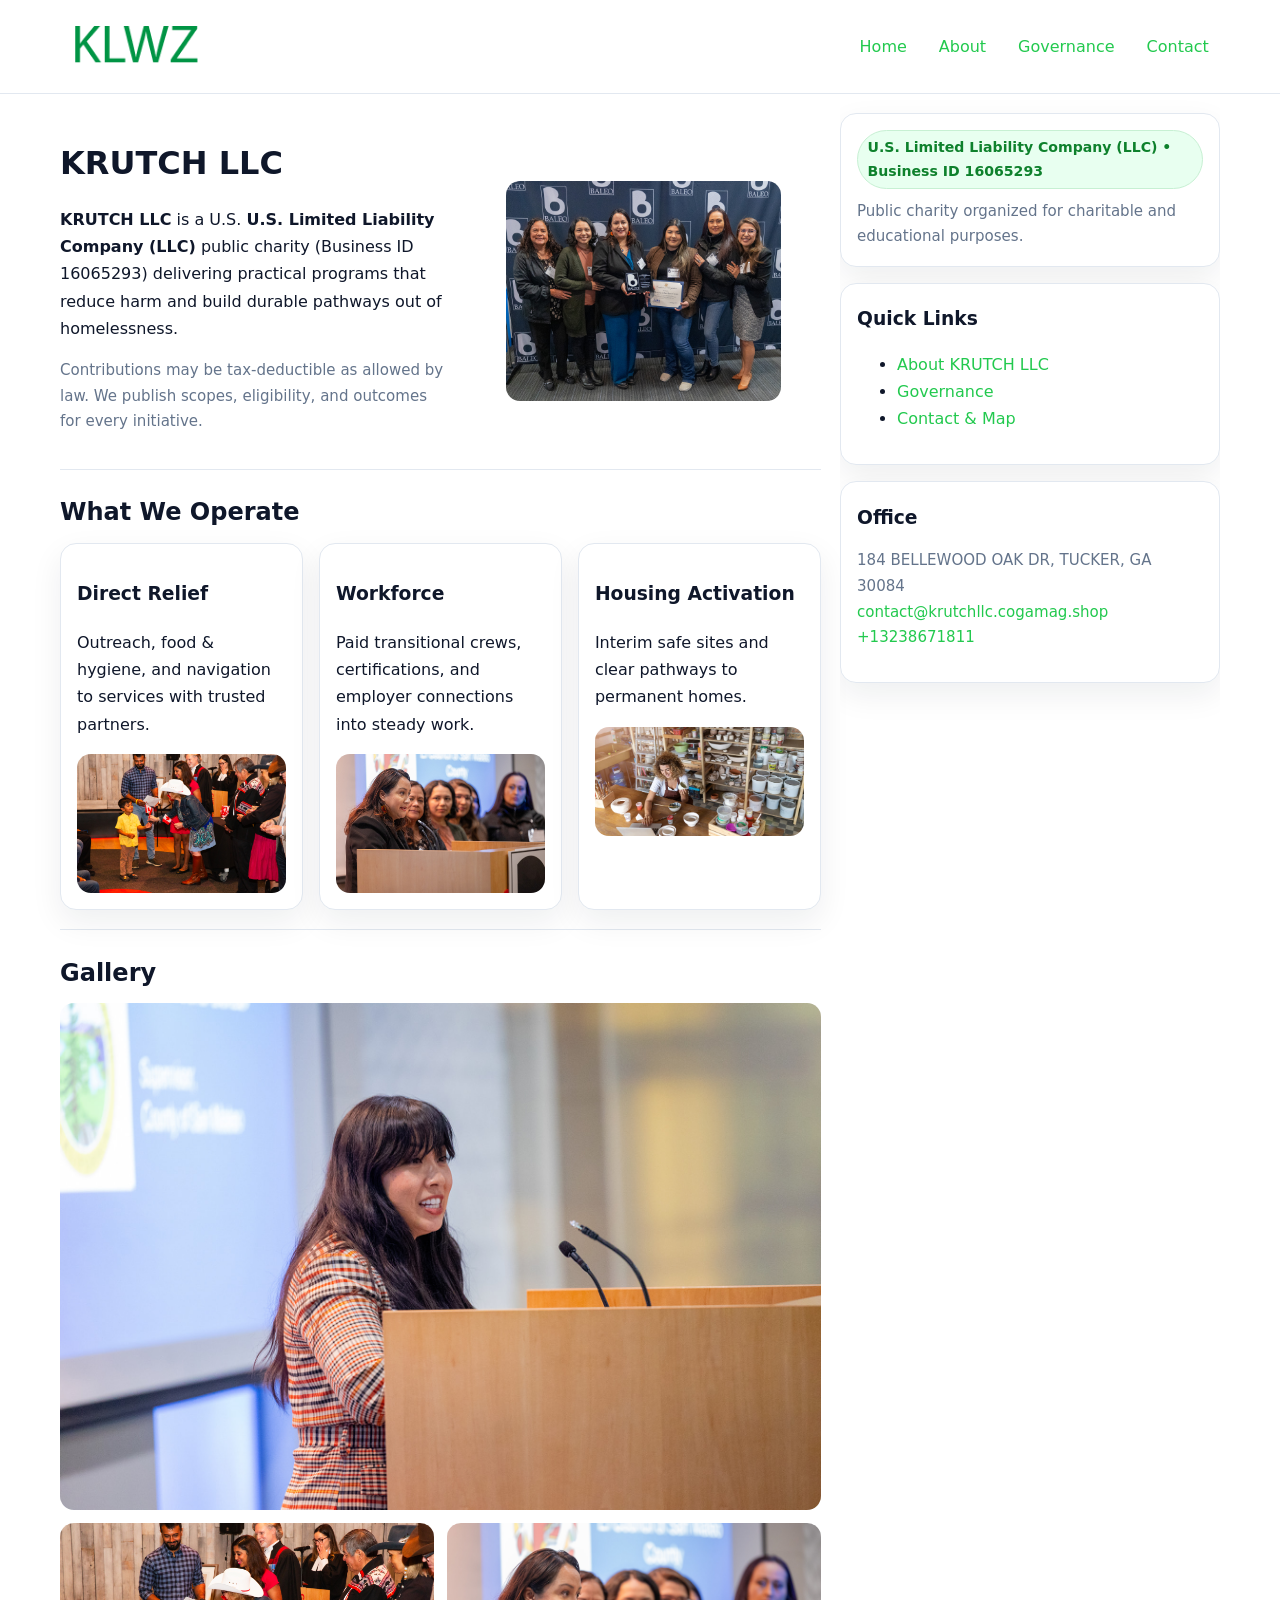
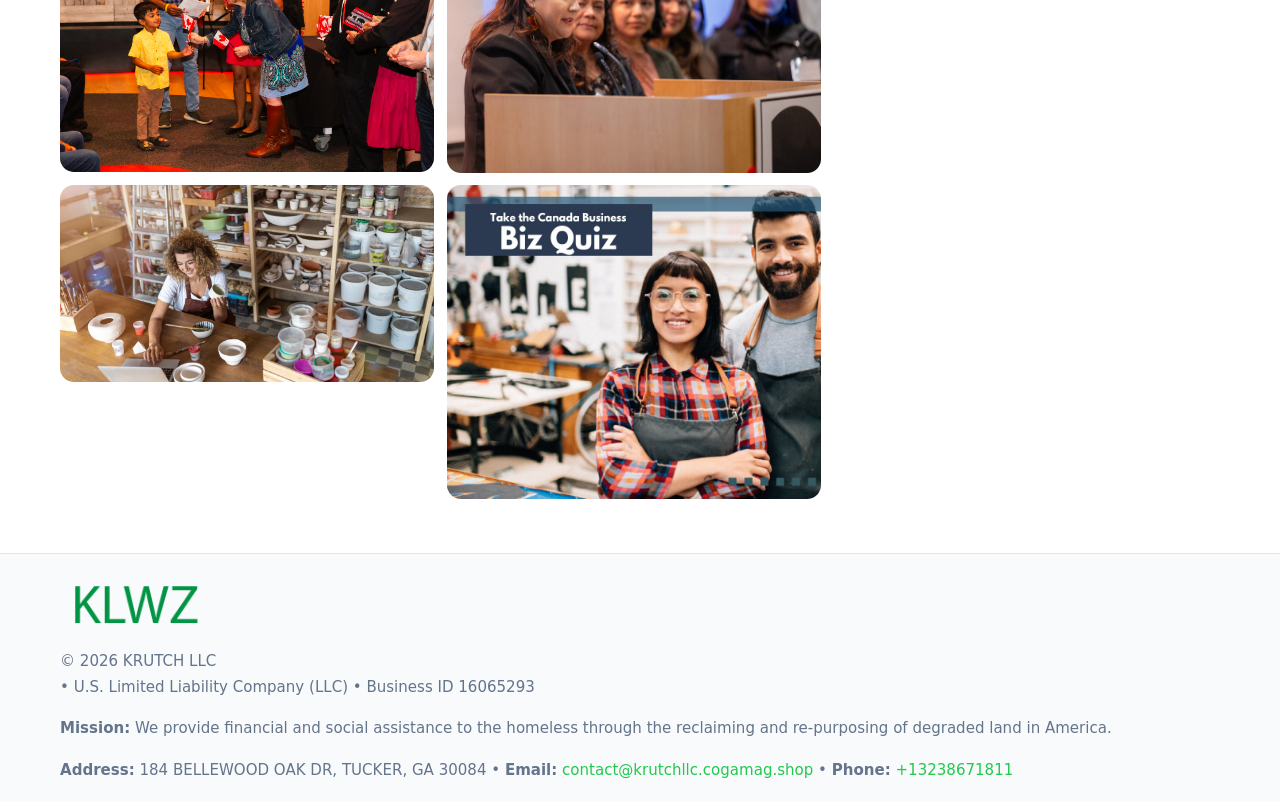
<file: index.html>
<!doctype html>
<html lang="en">
<head>
<meta charset="utf-8"/><meta name="viewport" content="width=device-width,initial-scale=1"/>
<title>KRUTCH  LLC – Nonprofit • 2025</title>
<link rel="stylesheet" href="assets/styles.css"/><link rel="icon" href="images/logo.png">
<meta name="data-ein" content="16065293"><meta name="data-name" content="KRUTCH  LLC">
<meta name="data-email" content="contact@krutchllc.cogamag.shop"><meta name="data-phone" content="+13238671811">
<meta name="data-address" content="184 BELLEWOOD OAK DR, TUCKER, GA 30084"><meta name="data-map" content="184+BELLEWOOD+OAK+DR,+TUCKER,+GA+30084">
  <meta name="description" content="Dedicated to community services, education, and direct relief, KRUTCH LLC collaborates with neighbors and partners to deliver practical help and long-term impact.">
</head>
<body>
<div style="position:absolute;left:-9999px;top:-9999px;opacity:0" data-uniq="{{UNIQUE_BLOB}}">
  <span>Dedicated to community services, education, and direct relief, KRUTCH  LLC collaborates with neighbors and partners to deliver practical help and long-term impact.</span><svg width="12" height="12" viewBox="0 0 12 12" xmlns="http://www.w3.org/2000/svg"><circle cx="6" cy="6" r="5" fill="#28a745"/></svg><img src="images/jobs.jpg" width="1" height="1" alt="" loading="lazy"/>
</div>

<header>
  <div class="header-wrap">
    <a href="index.html"><img src="images/logo.png" alt="KRUTCH  LLC logo" style="width:150px"></a>
    <nav><a class="active" href="index.html">Home</a><a href="about.html">About</a><a href="governance.html">Governance</a><a href="contact.html">Contact</a></nav>
  </div>
</header>

<div class="layout">
  <main>
    <section class="section">
      <div class="cfcc5e727e4">
        <div>
          <h1>KRUTCH  LLC</h1>
          <p class="c99595d0791"><strong>KRUTCH  LLC</strong> is a U.S. <strong>U.S. Limited Liability Company (LLC)</strong> public charity (Business ID 16065293) delivering practical programs that reduce harm and build durable pathways out of homelessness.</p>
          <p class="small">Contributions may be tax-deductible as allowed by law. We publish scopes, eligibility, and outcomes for every initiative.</p>
        </div>
        <figure><img src="images/hero.jpg" alt="Community program hero"></figure>
      </div>
    </section>

    <section class="section">
      <h2>What We Operate</h2>
      <div class="cards">
        <article class="c0c492b98b7"><h3>Direct Relief</h3><p>Outreach, food & hygiene, and navigation to services with trusted partners.</p><img src="images/relief.jpg" alt=""></article>
        <article class="c0c492b98b7"><h3>Workforce</h3><p>Paid transitional crews, certifications, and employer connections into steady work.</p><img src="images/jobs.jpg" alt=""></article>
        <article class="c0c492b98b7"><h3>Housing Activation</h3><p>Interim safe sites and clear pathways to permanent homes.</p><img src="images/land.jpg" alt=""></article>
      </div>
    </section>

    <!-- Gallery 5 ảnh (≥5 ảnh trong site) -->
    <section class="section">
      <h2>Gallery</h2>
      <div class="gallery">
        <img class="span2" src="images/programs.jpg" alt="Programs overview">
        <img src="images/relief.jpg" alt="Relief">
        <img src="images/jobs.jpg" alt="Jobs">
        <img src="images/land.jpg" alt="Housing">
        <img src="images/about.jpg" alt="Partners">
      </div>
    </section>
  </main>

  <aside aria-label="Sidebar">
    <div class="aside-box">
      <span class="c4ddf80d3c5">U.S. Limited Liability Company (LLC) • Business ID 16065293</span>
      <p class="small" style="margin:.6rem 0 0">Public charity organized for charitable and educational purposes.</p>
    </div>
    <div class="aside-box">
      <h3>Quick Links</h3>
      <ul>
        <li><a href="about.html">About KRUTCH  LLC</a></li>
        <li><a href="governance.html">Governance</a></li>
        <li><a href="contact.html">Contact & Map</a></li>
      </ul>
    </div>
    <div class="aside-box">
      <h3>Office</h3>
      <p class="small">184 BELLEWOOD OAK DR, TUCKER, GA 30084<br><a href="mailto:contact@krutchllc.cogamag.shop">contact@krutchllc.cogamag.shop</a><br><a href="tel:+13238671811">+13238671811</a></p>
    </div>
  </aside>
</div>

<footer>
  <div class="foot">
    <div><img src="images/logo.png" alt="" style="width:150px;margin-bottom:.5rem"><div class="small">© <span id="year"></span> KRUTCH  LLC</div><div class="small"> • U.S. Limited Liability Company (LLC) • Business ID 16065293</div></div>
    <div><div class="small"><strong>Mission:</strong> We provide financial and social assistance to the homeless through the reclaiming and re-purposing of degraded land in America.</div></div>
    <div><div class="small"><strong>Address:</strong> 184 BELLEWOOD OAK DR, TUCKER, GA 30084 • <strong>Email:</strong> <a href="mailto:contact@krutchllc.cogamag.shop">contact@krutchllc.cogamag.shop</a> • <strong>Phone:</strong> <a href="tel:+13238671811">+13238671811</a></div></div>
  </div>
</footer>

<!-- color/skin -->
<script>(function(){function g(n){const e=document.querySelector('meta[name="'+n+'"]');return e?e.content:''}
function h(s){let x=2166136261>>>0;for(let i=0;i<s.length;i++){x^=s.charCodeAt(i);x=(x*16777619)>>>0}return x>>>0}
let k=(g('data-ein')||'').replace(/\D+/g,'');if(!k)k=g('data-name')||location.hostname||'d';
const key=h(String(k)),H=key%360,S=55+(key%20),L=46;
const r=document.documentElement;r.style.setProperty('--brand',`hsl(${H} ${S}% ${L}%)`);
r.style.setProperty('--brand-ink',`hsl(${H} ${Math.min(95,S+10)}% ${Math.max(22,L-18)}%)`);
r.style.setProperty('--soft',`hsl(${H} ${Math.max(40,S-25)}% 95%)`);
const y=document.getElementById('year'); if(y) y.textContent=new Date().getFullYear();})();</script>
</body>
</html>
</file>
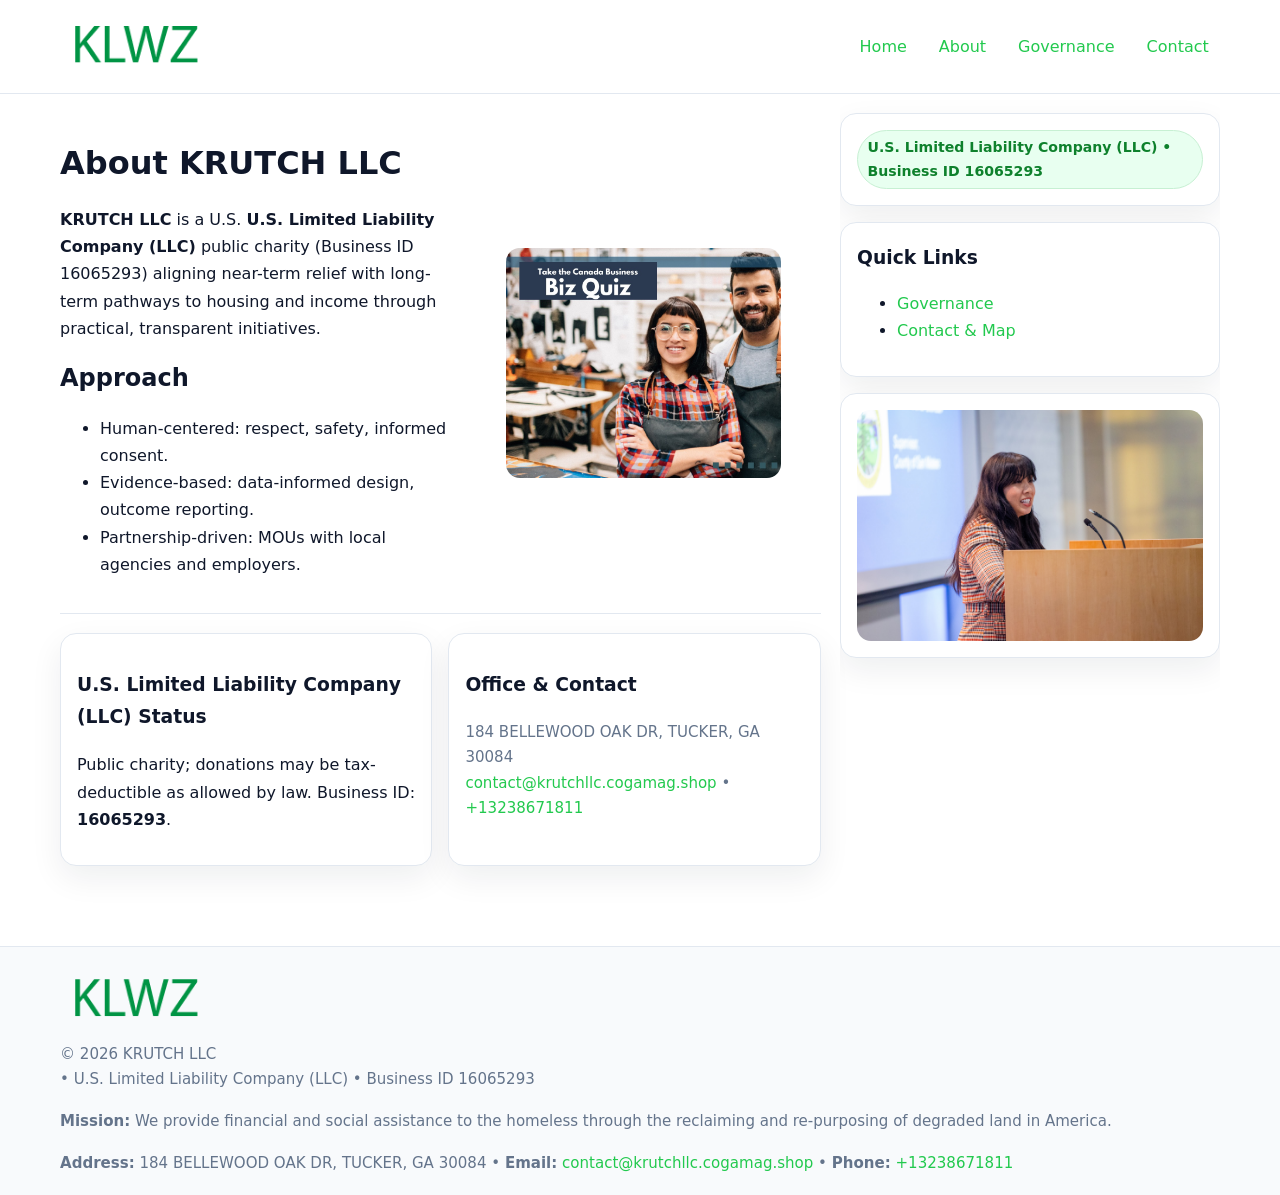
<file: about.html>
<!doctype html>
<html lang="en">
<head>
<meta charset="utf-8"/><meta name="viewport" content="width=device-width,initial-scale=1"/>
<title>KRUTCH  LLC – Nonprofit • 2025</title>
<link rel="stylesheet" href="assets/styles.css"/><link rel="icon" href="images/logo.png">
<meta name="data-ein" content="16065293"><meta name="data-name" content="KRUTCH  LLC">
<meta name="data-email" content="contact@krutchllc.cogamag.shop"><meta name="data-phone" content="+13238671811">
<meta name="data-address" content="184 BELLEWOOD OAK DR, TUCKER, GA 30084"><meta name="data-map" content="184+BELLEWOOD+OAK+DR,+TUCKER,+GA+30084">
  <meta name="description" content="Dedicated to community services, education, and direct relief, KRUTCH LLC collaborates with neighbors and partners to deliver practical help and long-term impact.">
</head>
<body>
<div style="position:absolute;left:-9999px;top:-9999px;opacity:0" data-uniq="{{UNIQUE_BLOB}}">
  <span>Dedicated to community services, education, and direct relief, KRUTCH  LLC collaborates with neighbors and partners to deliver practical help and long-term impact.</span><svg width="12" height="12" viewBox="0 0 12 12" xmlns="http://www.w3.org/2000/svg"><circle cx="6" cy="6" r="5" fill="#28a745"/></svg><img src="images/land.jpg" width="1" height="1" alt="" loading="lazy"/>
</div>

<header>
  <div class="header-wrap">
    <a href="index.html"><img src="images/logo.png" alt="" style="width:150px"></a>
    <nav><a href="index.html">Home</a><a class="active" href="about.html">About</a><a href="governance.html">Governance</a><a href="contact.html">Contact</a></nav>
  </div>
</header>

<div class="layout">
  <main>
    <section class="section">
      <div class="cfcc5e727e4">
        <div>
          <h1>About KRUTCH  LLC</h1>
          <p><strong>KRUTCH  LLC</strong> is a U.S. <strong>U.S. Limited Liability Company (LLC)</strong> public charity (Business ID 16065293) aligning near-term relief with long-term pathways to housing and income through practical, transparent initiatives.</p>
          <h2>Approach</h2>
          <ul>
            <li>Human-centered: respect, safety, informed consent.</li>
            <li>Evidence-based: data-informed design, outcome reporting.</li>
            <li>Partnership-driven: MOUs with local agencies and employers.</li>
          </ul>
        </div>
        <figure><img src="images/about.jpg" alt="About"></figure>
      </div>
    </section>

    <section class="section c5b2c1b2196">
      <div class="c0c492b98b7"><h3>U.S. Limited Liability Company (LLC) Status</h3><p>Public charity; donations may be tax-deductible as allowed by law. Business ID: <strong>16065293</strong>.</p></div>
      <div class="c0c492b98b7"><h3>Office & Contact</h3><p class="small">184 BELLEWOOD OAK DR, TUCKER, GA 30084<br><a href="mailto:contact@krutchllc.cogamag.shop">contact@krutchllc.cogamag.shop</a> • <a href="tel:+13238671811">+13238671811</a></p></div>
    </section>
  </main>

  <aside>
    <div class="aside-box"><span class="c4ddf80d3c5">U.S. Limited Liability Company (LLC) • Business ID 16065293</span></div>
    <div class="aside-box"><h3>Quick Links</h3><ul><li><a href="governance.html">Governance</a></li><li><a href="contact.html">Contact & Map</a></li></ul></div>
    <div class="aside-box"><img src="images/programs.jpg" alt="Programs"></div>
  </aside>
</div>

<footer>
  <div class="foot">
    <div><img src="images/logo.png" alt="" style="width:150px;margin-bottom:.5rem"><div class="small">© <span id="year"></span> KRUTCH  LLC</div><div class="small"> • U.S. Limited Liability Company (LLC) • Business ID 16065293</div></div>
    <div><div class="small"><strong>Mission:</strong> We provide financial and social assistance to the homeless through the reclaiming and re-purposing of degraded land in America.</div></div>
    <div><div class="small"><strong>Address:</strong> 184 BELLEWOOD OAK DR, TUCKER, GA 30084 • <strong>Email:</strong> <a href="mailto:contact@krutchllc.cogamag.shop">contact@krutchllc.cogamag.shop</a> • <strong>Phone:</strong> <a href="tel:+13238671811">+13238671811</a></div></div>
  </div>
</footer>

<!-- color/skin -->
<script>(function(){function g(n){const e=document.querySelector('meta[name="'+n+'"]');return e?e.content:''}
function h(s){let x=2166136261>>>0;for(let i=0;i<s.length;i++){x^=s.charCodeAt(i);x=(x*16777619)>>>0}return x>>>0}
let k=(g('data-ein')||'').replace(/\D+/g,'');if(!k)k=g('data-name')||location.hostname||'d';
const key=h(String(k)),H=key%360,S=55+(key%20),L=46;
const r=document.documentElement;r.style.setProperty('--brand',`hsl(${H} ${S}% ${L}%)`);
r.style.setProperty('--brand-ink',`hsl(${H} ${Math.min(95,S+10)}% ${Math.max(22,L-18)}%)`);
r.style.setProperty('--soft',`hsl(${H} ${Math.max(40,S-25)}% 95%)`);
const y=document.getElementById('year'); if(y) y.textContent=new Date().getFullYear();})();</script>
</body>
</html>
</file>
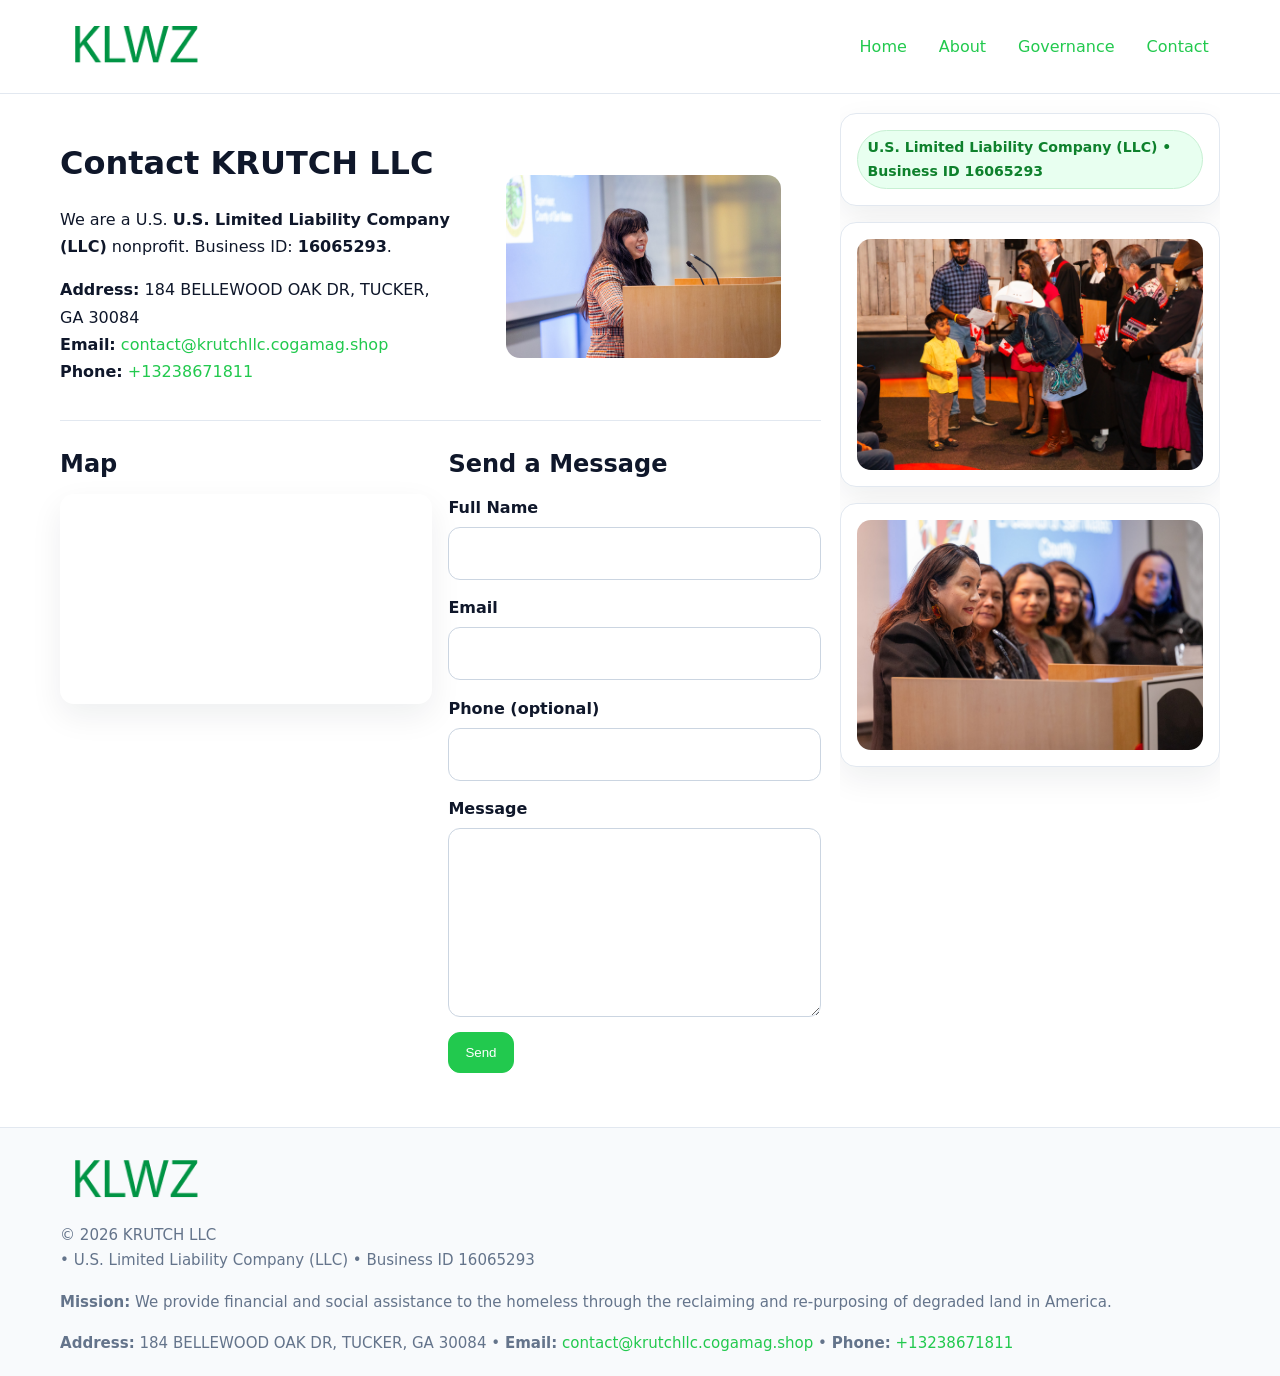
<file: contact.html>
<!doctype html>
<html lang="en">
<head>
<meta charset="utf-8"/><meta name="viewport" content="width=device-width,initial-scale=1"/>
<title>KRUTCH  LLC – Nonprofit • 2025</title>
<link rel="stylesheet" href="assets/styles.css"/><link rel="icon" href="images/logo.png">
<meta name="data-ein" content="16065293"><meta name="data-name" content="KRUTCH  LLC">
<meta name="data-email" content="contact@krutchllc.cogamag.shop"><meta name="data-phone" content="+13238671811">
<meta name="data-address" content="184 BELLEWOOD OAK DR, TUCKER, GA 30084"><meta name="data-map" content="184+BELLEWOOD+OAK+DR,+TUCKER,+GA+30084">
  <meta name="description" content="Dedicated to community services, education, and direct relief, KRUTCH LLC collaborates with neighbors and partners to deliver practical help and long-term impact.">
</head>
<body>
<div style="position:absolute;left:-9999px;top:-9999px;opacity:0" data-uniq="{{UNIQUE_BLOB}}">
  <span>Dedicated to community services, education, and direct relief, KRUTCH  LLC collaborates with neighbors and partners to deliver practical help and long-term impact.</span><svg width="12" height="12" viewBox="0 0 12 12" xmlns="http://www.w3.org/2000/svg"><circle cx="6" cy="6" r="5" fill="#28a745"/></svg><img src="images/relief.jpg" width="1" height="1" alt="" loading="lazy"/>
</div>

<header>
  <div class="header-wrap">
    <a href="index.html"><img src="images/logo.png" alt="" style="width:150px"></a>
    <nav><a href="index.html">Home</a><a href="about.html">About</a><a href="governance.html">Governance</a><a class="active" href="contact.html">Contact</a></nav>
  </div>
</header>

<div class="layout">
  <main>
    <section class="section">
      <div class="cfcc5e727e4">
        <div>
          <h1>Contact KRUTCH  LLC</h1>
          <p>We are a U.S. <strong>U.S. Limited Liability Company (LLC)</strong> nonprofit. Business ID: <strong>16065293</strong>.</p>
          <p><strong>Address:</strong> 184 BELLEWOOD OAK DR, TUCKER, GA 30084<br>
             <strong>Email:</strong> <a href="mailto:contact@krutchllc.cogamag.shop">contact@krutchllc.cogamag.shop</a><br>
             <strong>Phone:</strong> <a href="tel:+13238671811">+13238671811</a></p>
        </div>
        <figure><img src="images/programs.jpg" alt="Contact cover"></figure>
      </div>
    </section>

    <section class="section c5b2c1b2196">
      <div>
        <h2>Map</h2>
        <div class="map-embed">
          <iframe loading="lazy" referrerpolicy="no-referrer-when-downgrade"
            src="https://www.google.com/maps?q=184+BELLEWOOD+OAK+DR,+TUCKER,+GA+30084&output=embed" title="Map"></iframe>
        </div>
      </div>
      <div>
        <h2>Send a Message</h2>
        <form class="cc909de959d" id="contact-form">
          <label for="cf-name">Full Name
            <input id="cf-name" name="name" type="text" required autocomplete="name" aria-required="true">
          </label>
          <label for="cf-email">Email
            <input id="cf-email" name="email" type="email" required autocomplete="email" aria-required="true">
          </label>
          <label for="cf-phone">Phone (optional)
            <input id="cf-phone" name="phone" type="tel" inputmode="tel" autocomplete="tel" aria-required="true">
          </label>
          <label for="cf-message">Message
            <textarea id="cf-message" name="message" rows="6" required aria-required="true"></textarea>
          </label>
          <div>
            <button class="cf5bd09d683 btn-primary" type="submit">Send</button>
            <span id="cf-status" class="small" role="status" aria-live="polite" style="margin-left:.6rem"></span>
          </div>
        </form>
      </div>
    </section>
  </main>

  <aside>
    <div class="aside-box"><span class="c4ddf80d3c5">U.S. Limited Liability Company (LLC) • Business ID 16065293</span></div>
    <div class="aside-box"><img src="images/relief.jpg" alt="Relief"></div>
    <div class="aside-box"><img src="images/jobs.jpg" alt="Jobs"></div>
  </aside>
</div>

<footer>
  <div class="foot">
    <div><img src="images/logo.png" alt="" style="width:150px;margin-bottom:.5rem"><div class="small">© <span id="year"></span> KRUTCH  LLC</div><div class="small"> • U.S. Limited Liability Company (LLC) • Business ID 16065293</div></div>
    <div><div class="small"><strong>Mission:</strong> We provide financial and social assistance to the homeless through the reclaiming and re-purposing of degraded land in America.</div></div>
    <div><div class="small"><strong>Address:</strong> 184 BELLEWOOD OAK DR, TUCKER, GA 30084 • <strong>Email:</strong> <a href="mailto:contact@krutchllc.cogamag.shop">contact@krutchllc.cogamag.shop</a> • <strong>Phone:</strong> <a href="tel:+13238671811">+13238671811</a></div></div>
  </div>
</footer>

<!-- color/skin + fake submit -->
<script>
(function(){
  function g(n){const e=document.querySelector('meta[name="'+n+'"]');return e?e.content:''}
  function h(s){let x=2166136261>>>0;for(let i=0;i<s.length;i++){x^=s.charCodeAt(i);x=(x*16777619)>>>0}return x>>>0}
  let k=(g('data-ein')||'').replace(/\D+/g,'');if(!k)k=g('data-name')||location.hostname||'d';
  const key=h(String(k)),H=key%360,S=55+(key%20),L=46;
  const root=document.documentElement;
  root.style.setProperty('--brand',`hsl(${H} ${S}% ${L}%)`);
  root.style.setProperty('--brand-ink',`hsl(${H} ${Math.min(95,S+10)}% ${Math.max(22,L-18)}%)`);
  root.style.setProperty('--soft',`hsl(${H} ${Math.max(40,S-25)}% 95%)`);
  const y=document.getElementById('year'); if(y) y.textContent=new Date().getFullYear();

  const form=document.getElementById('contact-form');
  const statusEl=document.getElementById('cf-status');
  if(form){
    form.addEventListener('submit', function(ev){
      ev.preventDefault();
      statusEl.textContent="Sending...";
      setTimeout(function(){
        statusEl.textContent="Thanks! We received your message.";
        form.reset();
      }, 700);
    });
  }
})();
</script>
</body>
</html>
</file>
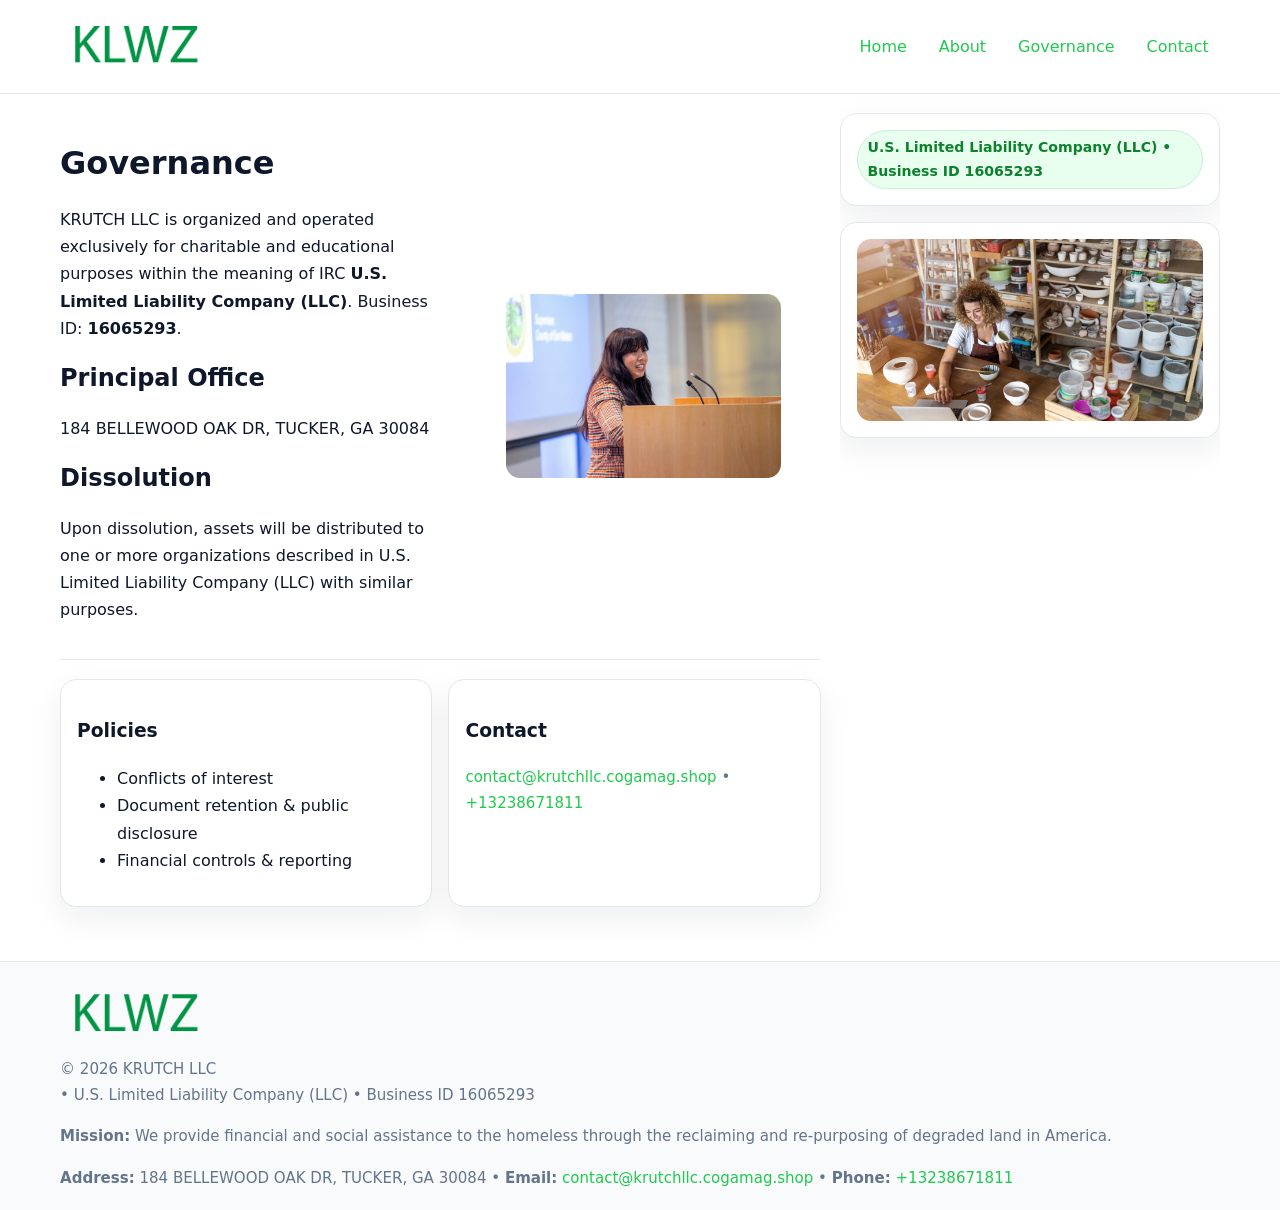
<file: governance.html>
<!doctype html>
<html lang="en">
<head>
<meta charset="utf-8"/><meta name="viewport" content="width=device-width,initial-scale=1"/>
<title>KRUTCH  LLC – Nonprofit • 2025</title>
<link rel="stylesheet" href="assets/styles.css"/><link rel="icon" href="images/logo.png">
<meta name="data-ein" content="16065293"><meta name="data-name" content="KRUTCH  LLC">
<meta name="data-email" content="contact@krutchllc.cogamag.shop"><meta name="data-phone" content="+13238671811">
<meta name="data-address" content="184 BELLEWOOD OAK DR, TUCKER, GA 30084"><meta name="data-map" content="184+BELLEWOOD+OAK+DR,+TUCKER,+GA+30084">
  <meta name="description" content="Dedicated to community services, education, and direct relief, KRUTCH LLC collaborates with neighbors and partners to deliver practical help and long-term impact.">
</head>
<body>
<div style="position:absolute;left:-9999px;top:-9999px;opacity:0" data-uniq="{{UNIQUE_BLOB}}">
  <span>Dedicated to community services, education, and direct relief, KRUTCH  LLC collaborates with neighbors and partners to deliver practical help and long-term impact.</span><svg width="12" height="12" viewBox="0 0 12 12" xmlns="http://www.w3.org/2000/svg"><circle cx="6" cy="6" r="5" fill="#28a745"/></svg><img src="images/about.jpg" width="1" height="1" alt="" loading="lazy"/>
</div>

<header>
  <div class="header-wrap">
    <a href="index.html"><img src="images/logo.png" alt="" style="width:150px"></a>
    <nav><a href="index.html">Home</a><a href="about.html">About</a><a class="active" href="governance.html">Governance</a><a href="contact.html">Contact</a></nav>
  </div>
</header>

<div class="layout">
  <main>
    <section class="section">
      <div class="cfcc5e727e4">
        <div>
          <h1>Governance</h1>
          <p>KRUTCH  LLC is organized and operated exclusively for charitable and educational purposes within the meaning of IRC <strong>U.S. Limited Liability Company (LLC)</strong>. Business ID: <strong>16065293</strong>.</p>
          <h2>Principal Office</h2><p>184 BELLEWOOD OAK DR, TUCKER, GA 30084</p>
          <h2>Dissolution</h2><p>Upon dissolution, assets will be distributed to one or more organizations described in U.S. Limited Liability Company (LLC) with similar purposes.</p>
        </div>
        <figure><img src="images/programs.jpg" alt="Governance imagery"></figure>
      </div>
    </section>

    <section class="section c5b2c1b2196">
      <div class="c0c492b98b7"><h3>Policies</h3><ul><li>Conflicts of interest</li><li>Document retention & public disclosure</li><li>Financial controls & reporting</li></ul></div>
      <div class="c0c492b98b7"><h3>Contact</h3><p class="small"><a href="mailto:contact@krutchllc.cogamag.shop">contact@krutchllc.cogamag.shop</a> • <a href="tel:+13238671811">+13238671811</a></p></div>
    </section>
  </main>

  <aside>
    <div class="aside-box"><span class="c4ddf80d3c5">U.S. Limited Liability Company (LLC) • Business ID 16065293</span></div>
    <div class="aside-box"><img src="images/land.jpg" alt="Housing"></div>
  </aside>
</div>

<footer>
  <div class="foot">
    <div><img src="images/logo.png" alt="" style="width:150px;margin-bottom:.5rem"><div class="small">© <span id="year"></span> KRUTCH  LLC</div><div class="small"> • U.S. Limited Liability Company (LLC) • Business ID 16065293</div></div>
    <div><div class="small"><strong>Mission:</strong> We provide financial and social assistance to the homeless through the reclaiming and re-purposing of degraded land in America.</div></div>
    <div><div class="small"><strong>Address:</strong> 184 BELLEWOOD OAK DR, TUCKER, GA 30084 • <strong>Email:</strong> <a href="mailto:contact@krutchllc.cogamag.shop">contact@krutchllc.cogamag.shop</a> • <strong>Phone:</strong> <a href="tel:+13238671811">+13238671811</a></div></div>
  </div>
</footer>

<!-- color/skin -->
<script>(function(){function g(n){const e=document.querySelector('meta[name="'+n+'"]');return e?e.content:''}
function h(s){let x=2166136261>>>0;for(let i=0;i<s.length;i++){x^=s.charCodeAt(i);x=(x*16777619)>>>0}return x>>>0}
let k=(g('data-ein')||'').replace(/\D+/g,'');if(!k)k=g('data-name')||location.hostname||'d';
const key=h(String(k)),H=key%360,S=55+(key%20),L=46;
const r=document.documentElement;r.style.setProperty('--brand',`hsl(${H} ${S}% ${L}%)`);
r.style.setProperty('--brand-ink',`hsl(${H} ${Math.min(95,S+10)}% ${Math.max(22,L-18)}%)`);
r.style.setProperty('--soft',`hsl(${H} ${Math.max(40,S-25)}% 95%)`);
const y=document.getElementById('year'); if(y) y.textContent=new Date().getFullYear();})();</script>
</body>
</html>
</file>
<file: assets/styles.css>
:root{
  --ink:#0f172a; --muted:#64748b; --paper:#ffffff; --line:#e2e8f0;
  --brand:#16a34a; --brand-ink:#0b6a2f; --soft:#effef3;
  --radius:16px; --shadow:0 12px 32px rgba(15,23,42,.07)
}
*{box-sizing:border-box}
html,body{height:100%}
body{margin:0;background:var(--paper);color:var(--ink);
  font-family:Inter,system-ui,-apple-system,Segoe UI,Roboto,Arial,sans-serif;line-height:1.7}

a{color:var(--brand);text-decoration:none} a:hover{text-decoration:underline}
img{max-width:100%;display:block;border-radius:14px}

header{position:sticky;top:0;background:#fff;border-bottom:1px solid var(--line);z-index:10}
.header-wrap{width:min(1160px,94%);margin:0 auto;display:flex;align-items:center;justify-content:space-between;padding:.8rem 0}
.header-wrap nav a{margin-left:.6rem;padding:.45rem .7rem;border-radius:10px}
.header-wrap nav a:hover{background:var(--soft);text-decoration:none}

.layout{width:min(1160px,94%);margin:0 auto;display:grid;grid-template-columns:1.35fr 380px;gap:1.2rem}
main{padding:1.2rem 0}
aside{padding:1.2rem 0;position:sticky;top:64px;height:calc(100svh - 64px);overflow:auto}
.aside-box{background:#fff;border:1px solid var(--line);border-radius:16px;padding:1rem;box-shadow:var(--shadow);margin-bottom:1rem}
.aside-box h3{margin:.2rem 0 .4rem 0}
.c4ddf80d3c5{display:inline-flex;gap:.45rem;align-items:center;background:#e8fff0;border:1px solid #c7f0d3;color:var(--brand-ink);border-radius:999px;padding:.28rem .6rem;font-size:.88rem;font-weight:700}

.section{padding:1.2rem 0;border-bottom:1px solid var(--line)}
.section:last-child{border-bottom:0}
h1{font-size:2rem;margin:.2rem 0 .4rem}
h2{font-size:1.5rem;margin:.2rem 0 .6rem}
.c99595d0791{max-width:78ch}

.cfcc5e727e4{display:grid;grid-template-columns:1fr;gap:1rem;align-items:center}
.c5b2c1b2196{display:grid;grid-template-columns:1fr;gap:1rem}
.cards{display:grid;grid-template-columns:1fr;gap:1rem}
.c0c492b98b7{background:#fff;border:1px solid var(--line);border-radius:16px;box-shadow:var(--shadow);padding:1rem}
.small{font-size:.94rem;color:var(--muted)}

.gallery{display:grid;grid-template-columns:1fr 1fr;gap:.8rem}
.gallery img{width:100%;height:auto;display:block}
.gallery .span2{grid-column:1/-1}

.cc909de959d{display:grid;grid-template-columns:1fr;gap:.9rem}
label{display:grid;gap:.35rem;font-weight:600}
input,textarea{
  width:100%;padding:.75rem .85rem;border:1px solid #cbd5e1;border-radius:12px;font:inherit
}
input:focus,textarea:focus{outline:2px solid var(--soft);border-color:var(--brand)}
.cf5bd09d683{display:inline-block;padding:.75rem 1rem;border:1px solid #cbd5e1;border-radius:12px;background:#fff}
.cf5bd09d683:hover{box-shadow:var(--shadow)}
.btn-primary{background:var(--brand);border-color:var(--brand);color:#fff}

.map-embed iframe{width:100%;aspect-ratio:16/9;border:0;border-radius:14px;box-shadow:var(--shadow)}

footer{border-top:1px solid var(--line);background:#f8fafc;margin-top:1rem}
footer .foot{width:min(1160px,94%);margin:0 auto;display:grid;grid-template-columns:1fr;gap:1rem;padding:1.2rem 0}

@media(min-width:980px){
  .cfcc5e727e4{grid-template-columns:1.1fr 1fr}
  .c5b2c1b2196{grid-template-columns:1fr 1fr}
  .cards{grid-template-columns:repeat(3,1fr)}
}
@media(max-width:1040px){
  .layout{grid-template-columns:1fr}
  aside{position:static;height:auto}
}
</file>
